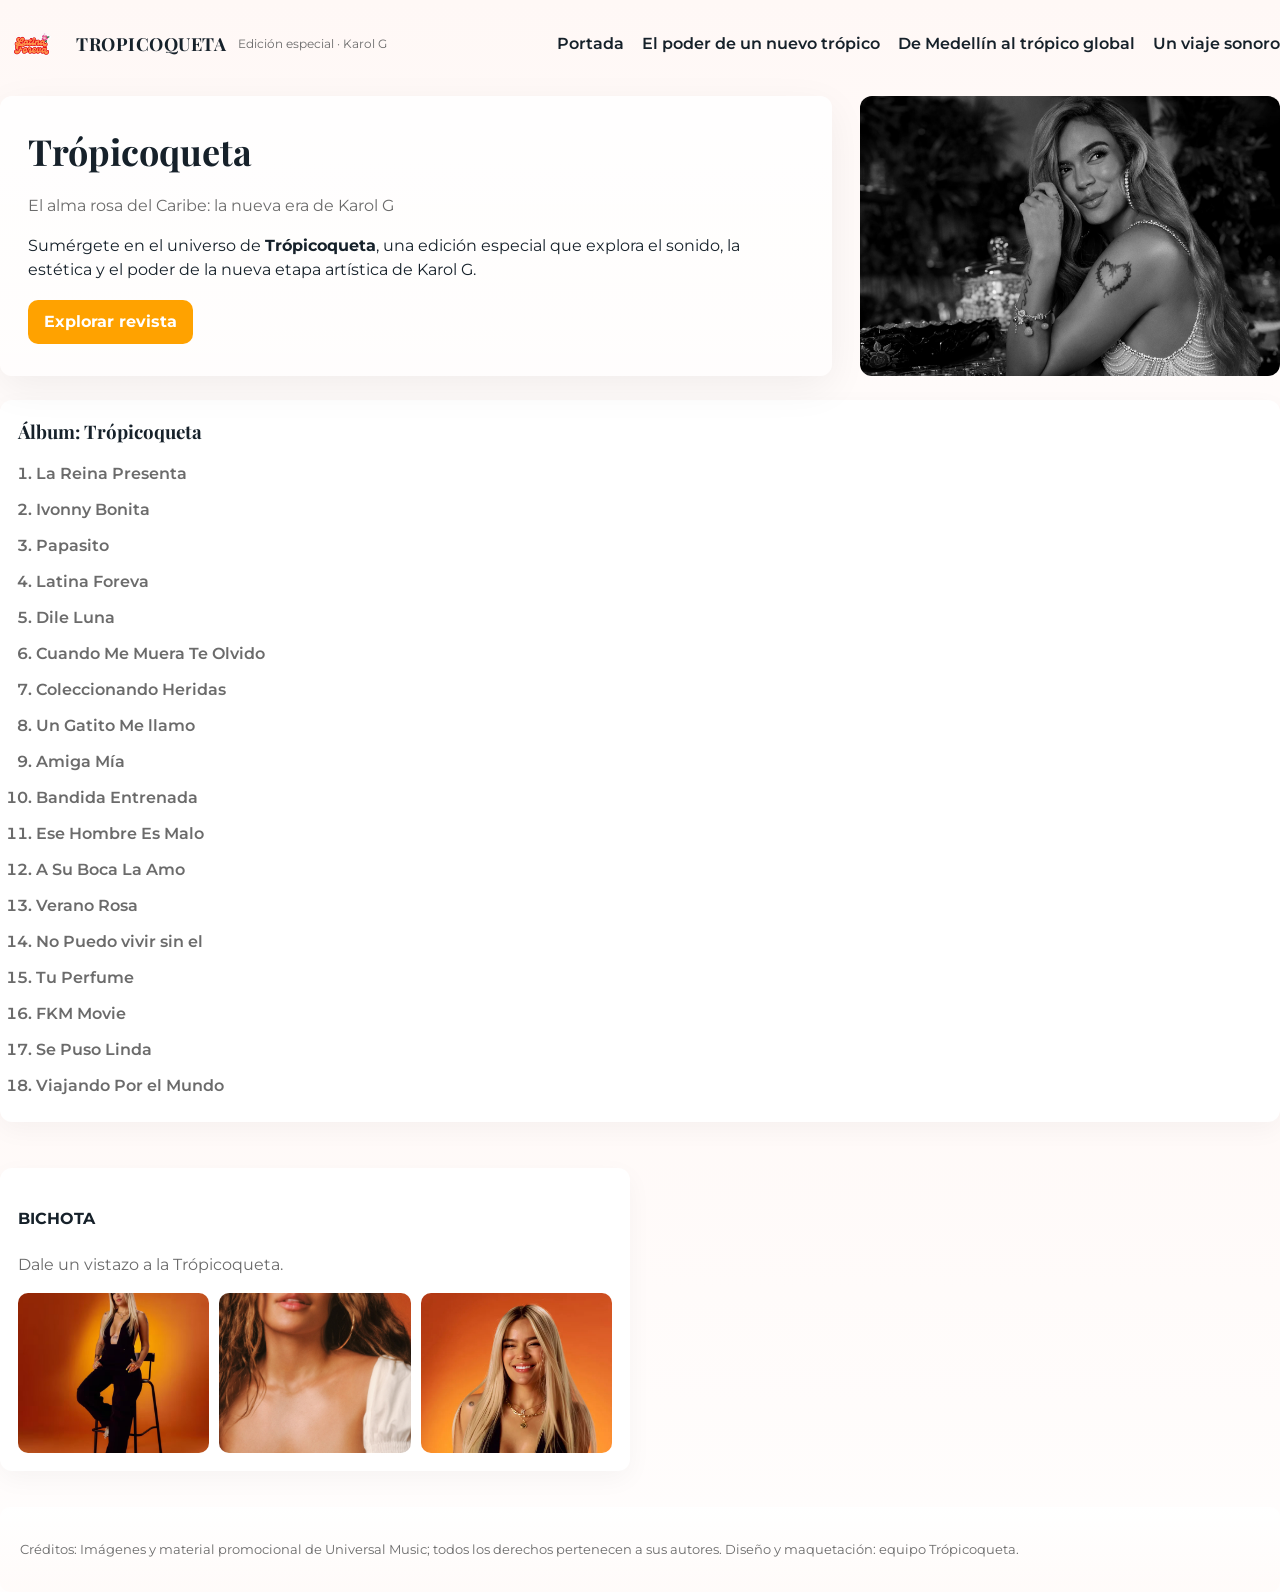
<file: Index.html>
<!doctype html>
<html lang="es">
<head>
  <meta charset="utf-8" />
  <meta name="viewport" content="width=device-width,initial-scale=1" />
  <title>Trópicoqueta — Portada</title>

  

  <link href="https://fonts.googleapis.com/css2?family=Playfair+Display:wght@400;700;900&family=Montserrat:wght@300;400;600;700&display=swap" rel="stylesheet">


 <link rel="stylesheet" href="style.css">

 
</head>
<body>
  <header class="site-header container">
    <a href="index.html" class="brand">
      <img src="LATINA LOGO.png" alt="Trópicoqueta — Logo" class="logo">
    
        <h1>TROPICOQUETA</h1>
        <p>Edición especial · Karol G</p>
      </div>
    </a>

    <nav aria-label="Navegación principal">
      <ul class="nav">
        <li><a href="index.html">Portada</a></li>
        <li><a href="seccion1.html">El poder de un nuevo trópico</a></li>
        <li><a href="seccion2.html">De Medellín al trópico global</a></li>
        <li><a href="seccion3.html">Un viaje sonoro</a></li>
      </ul>
    </nav>
  </header>

  <main class="container">
   
    <section class="hero">
      <div class="hero-card">
        <h2 class="hero-title">Trópicoqueta</h2>
        <p class="hero-sub">El alma rosa del Caribe: la nueva era de Karol G</p>
        <p class="hero-text">Sumérgete en el universo de <strong>Trópicoqueta</strong>, una edición especial que explora el sonido, la estética y el poder de la nueva etapa artística de Karol G.</p>
        <a class="btn" href="REVISTA BASE.pdf">Explorar revista</a>
      </div>

      <div class="cover">
        <img src="portada karol.jpg" alt="Portada de Trópicoqueta" class="jpg">
      </div>
    </section>

    
    <section class="tracklist card" aria-labelledby="tracklist-title">
      <h3 id="tracklist-title">Álbum: Trópicoqueta</h3>
      <ol class="tracks">
        <li>La Reina Presenta </li>
        <li>Ivonny Bonita </li>
        <li>Papasito</li>
        <li>Latina Foreva</li>
        <li>Dile Luna</li>
        <li>Cuando Me Muera Te Olvido </li>
        <li>Coleccionando Heridas </li>
        <li>Un Gatito Me llamo </li>
        <li>Amiga Mía</li>
        <li>Bandida Entrenada</li>
        <li>Ese Hombre Es Malo </li>
        <li>A Su Boca La Amo</li>
        <li>Verano Rosa</li>
        <li>No Puedo vivir sin el </li>
        <li>Tu Perfume  </li>
        <li>FKM Movie </li>
        <li>Se Puso Linda</li>
        <li>Viajando Por el Mundo </li>
      </ol>
    </section>

  
    <section class="grid">
      <article class="card">
        <h4>BICHOTA</h4>
        <p class="muted">Dale un vistazo a la Trópicoqueta.</p>
        <div class="gallery">
          <img src="KAROL SILLA.jpg" alt="">
          <img src="tropi.jpg" alt="">
          <img src="karol 1.jpg" alt="">
        </div>
      </article>

     
    </section>
  </main>

  <footer class="site-footer container">
    <p class="credits">Créditos: Imágenes y material promocional de Universal Music; todos los derechos pertenecen a sus autores. Diseño y maquetación: equipo Trópicoqueta.</p>
    <nav class="footer-nav">

  </footer>
</body>
</html>
</file>
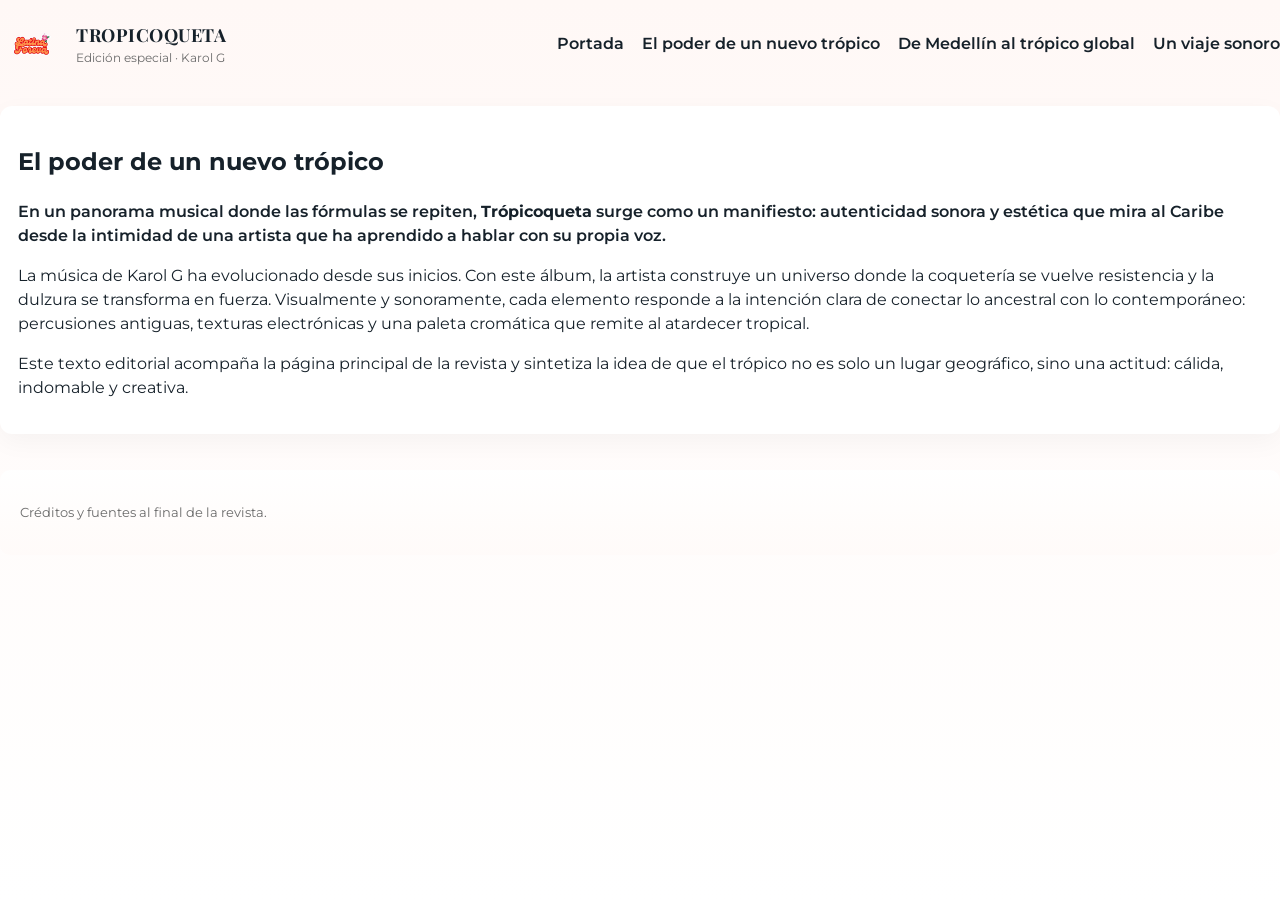
<file: seccion1.html>
<!doctype html>
<html lang="es">
<head>
  <meta charset="utf-8" />
  <meta name="viewport" content="width=device-width,initial-scale=1" />
  <title>El poder de un nuevo trópico — Trópicoqueta</title>

 

  <link rel="stylesheet" href="https://fonts.googleapis.com/css2?family=Playfair+Display:wght@400;700;900&family=Montserrat:wght@300;400;600;700&display=swap">
 <link rel="stylesheet" href="style.css">
</head>
<body>
  <header class="site-header container">
    <a href="index.html" class="brand">
      <img src="LATINA LOGO.png" alt="Trópicoqueta — Logo" class="logo">
      <div class="brand-text">
        <h1>TROPICOQUETA</h1>
        <p>Edición especial · Karol G</p>
      </div>
    </a>
    <nav aria-label="Navegación principal">
      <ul class="nav">
        <li><a href="index.html">Portada</a></li>
        <li><a href="seccion1.html">El poder de un nuevo trópico</a></li>
        <li><a href="seccion2.html">De Medellín al trópico global</a></li>
        <li><a href="seccion3.html">Un viaje sonoro</a></li>
      </ul>
    </nav>
  </header>

  <main class="container">
    <article class="card">
      <h2>El poder de un nuevo trópico</h2>
      <p class="lead">En un panorama musical donde las fórmulas se repiten, <strong>Trópicoqueta</strong> surge como un manifiesto: autenticidad sonora y estética que mira al Caribe desde la intimidad de una artista que ha aprendido a hablar con su propia voz.</p>

      <p>La música de Karol G ha evolucionado desde sus inicios. Con este álbum, la artista construye un universo donde la coquetería se vuelve resistencia y la dulzura se transforma en fuerza. Visualmente y sonoramente, cada elemento responde a la intención clara de conectar lo ancestral con lo contemporáneo: percusiones antiguas, texturas electrónicas y una paleta cromática que remite al atardecer tropical.</p>

    
      <p>Este texto editorial acompaña la página principal de la revista y sintetiza la idea de que el trópico no es solo un lugar geográfico, sino una actitud: cálida, indomable y creativa.</p>
    </article>
  </main>

  <footer class="site-footer container">
    <p class="credits">Créditos y fuentes al final de la revista.</p>
  </footer>
</body>
</html>
</file>
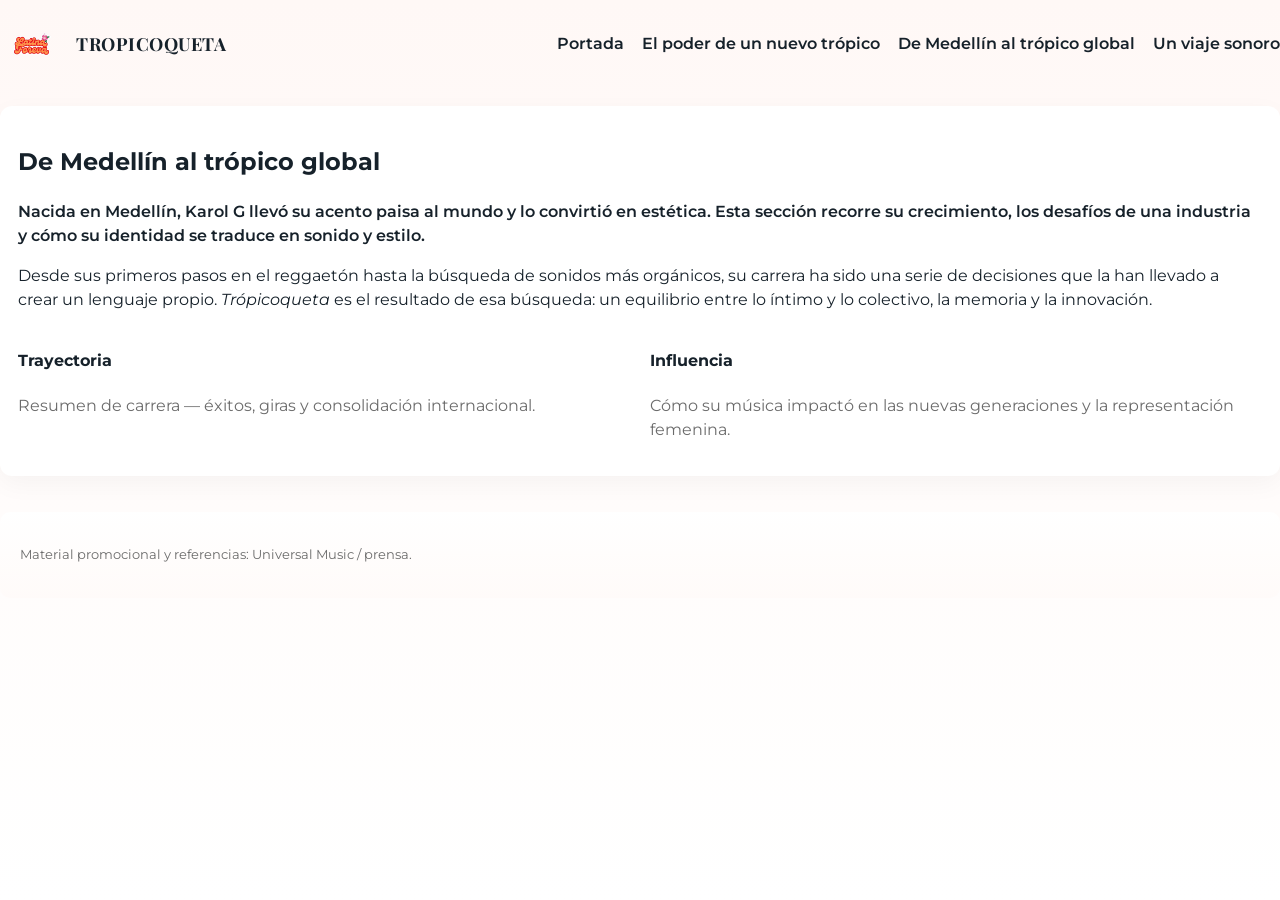
<file: seccion2.html>
<!doctype html>
<html lang="es">
<head>
  <meta charset="utf-8" />
  <meta name="viewport" content="width=device-width,initial-scale=1" />
  <title>De Medellín al trópico global — Trópicoqueta</title>

  <!-- Conectar tu framework aquí si aplica -->
  <!-- <link rel="stylesheet" href="framework/framework.css"> -->

  <link rel="stylesheet" href="https://fonts.googleapis.com/css2?family=Playfair+Display:wght@400;700;900&family=Montserrat:wght@300;400;600;700&display=swap">
 <link rel="stylesheet" href="style.css">
</head>
<body>
  <header class="site-header container">
    <a href="index.html" class="brand">
      <img src="LATINA LOGO.png" alt="Trópicoqueta — Logo" class="logo">
      <div class="brand-text">
        <h1>TROPICOQUETA</h1>
      </div>
    </a>
    <nav aria-label="Navegación principal">
      <ul class="nav">
        <li><a href="index.html">Portada</a></li>
        <li><a href="seccion1.html">El poder de un nuevo trópico</a></li>
        <li><a href="seccion2.html">De Medellín al trópico global</a></li>
        <li><a href="seccion3.html">Un viaje sonoro</a></li>
      </ul>
    </nav>
  </header>

  <main class="container">
    <article class="card">
      <h2>De Medellín al trópico global</h2>
      <p class="lead">Nacida en Medellín, Karol G llevó su acento paisa al mundo y lo convirtió en estética. Esta sección recorre su crecimiento, los desafíos de una industria y cómo su identidad se traduce en sonido y estilo.</p>

      <p>Desde sus primeros pasos en el reggaetón hasta la búsqueda de sonidos más orgánicos, su carrera ha sido una serie de decisiones que la han llevado a crear un lenguaje propio. <em>Trópicoqueta</em> es el resultado de esa búsqueda: un equilibrio entre lo íntimo y lo colectivo, la memoria y la innovación.</p>

      <div class="two-col">
        <div>
          <h4>Trayectoria</h4>
          <p class="muted">Resumen de carrera — éxitos, giras y consolidación internacional.</p>
        </div>
        <div>
          <h4>Influencia</h4>
          <p class="muted">Cómo su música impactó en las nuevas generaciones y la representación femenina.</p>
        </div>
      </div>
    </article>
  </main>

  <footer class="site-footer container">
    <p class="credits">Material promocional y referencias: Universal Music / prensa.</p>
  </footer>
</body>
</html>
</file>
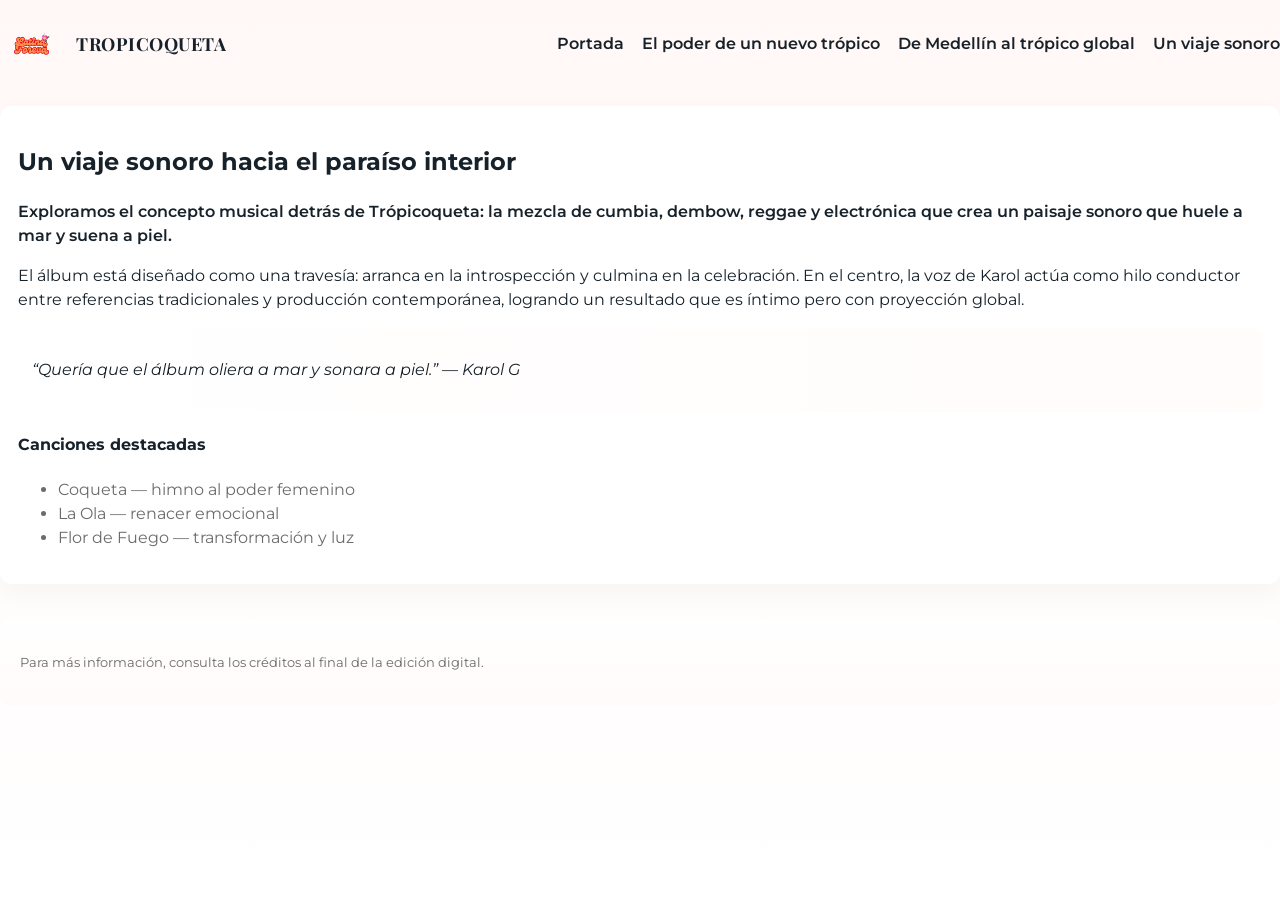
<file: seccion3.html>
<!doctype html>
<html lang="es">
<head>
  <meta charset="utf-8" />
  <meta name="viewport" content="width=device-width,initial-scale=1" />
  <title>Un viaje sonoro — Trópicoqueta</title>

  <!-- Conectar tu framework aquí si aplica -->
  <!-- <link rel="stylesheet" href="framework/framework.css"> -->

  <link rel="stylesheet" href="https://fonts.googleapis.com/css2?family=Playfair+Display:wght@400;700;900&family=Montserrat:wght@300;400;600;700&display=swap">
  <link rel="stylesheet" href="style.css">
</head>
<body>
  <header class="site-header container">
    <a href="index.html" class="brand">
      <img src="LATINA LOGO.png" alt="Trópicoqueta — Logo" class="logo">
      <div class="brand-text">
        <h1>TROPICOQUETA</h1>
      </div>
    </a>
    <nav aria-label="Navegación principal">
      <ul class="nav">
        <li><a href="index.html">Portada</a></li>
        <li><a href="seccion1.html">El poder de un nuevo trópico</a></li>
        <li><a href="seccion2.html">De Medellín al trópico global</a></li>
        <li><a href="seccion3.html">Un viaje sonoro</a></li>
      </ul>
    </nav>
  </header>

  <main class="container">
    <article class="card">
      <h2>Un viaje sonoro hacia el paraíso interior</h2>
      <p class="lead">Exploramos el concepto musical detrás de Trópicoqueta: la mezcla de cumbia, dembow, reggae y electrónica que crea un paisaje sonoro que huele a mar y suena a piel.</p>

      <p>El álbum está diseñado como una travesía: arranca en la introspección y culmina en la celebración. En el centro, la voz de Karol actúa como hilo conductor entre referencias tradicionales y producción contemporánea, logrando un resultado que es íntimo pero con proyección global.</p>

      <div class="quote card-quote">
        <p>“Quería que el álbum oliera a mar y sonara a piel.” — Karol G</p>
      </div>

      <h4>Canciones destacadas</h4>
      <ul class="muted">
        <li>Coqueta — himno al poder femenino</li>
        <li>La Ola — renacer emocional</li>
        <li>Flor de Fuego — transformación y luz</li>
      </ul>
    </article>
  </main>

  <footer class="site-footer container">
    <p class="credits">Para más información, consulta los créditos al final de la edición digital.</p>
  </footer>
</body>
</html>
</file>
<file: style.css>
:root{
  --bg: #fff8f6;
  --accent-pink: #ffa200;
  --accent-coral: #ff7a50;
  --soft-peach: #ffdede;
  --gold: #f5c26b;
  --deep: #16212a;
  --muted: #6b6b6b;

  --max-width: 1100px;
  --gutter: 20px;
  --radius: 12px;
}


*{box-sizing:border-box}
html,body{height:100%}
body{
  margin:0;
  font-family: 'Montserrat', system-ui, -apple-system, 'Segoe UI', Roboto, 'Helvetica Neue', Arial;
  color:var(--deep);
  background: linear-gradient(180deg,var(--bg) 0%, #fff 100%);
  -webkit-font-smoothing:antialiased;
  -moz-osx-font-smoothing:grayscale;
  line-height:1.5;
}



.site-header{
  display:flex;
  align-items:center;
  justify-content:space-between;
  gap:16px;
  padding:12px 0;
}
.brand{display:flex;align-items:center;gap:12px;text-decoration:none;color:var(--deep)}
.brand .logo{width:64px;height:64px;border-radius:10px;object-fit:cover}
.brand h1{font-family:'Playfair Display', serif; font-weight:700;margin:0;font-size:18px;letter-spacing:0.5px}
.brand p{margin:0;font-size:12px;color:var(--muted)}

.nav{list-style:none;margin:0;padding:0;display:flex;gap:18px;align-items:center}
.nav a{text-decoration:none;color:var(--deep);font-weight:600}

.hero{display:grid;grid-template-columns:1fr 420px;gap:28px;align-items:stretch;margin-top:8px}
.hero-card{background:linear-gradient(180deg, rgba(255,255,255,0.9), rgba(255,255,255,0.6));border-radius:var(--radius);padding:28px;box-shadow:0 12px 40px rgba(16,20,22,0.06)}
.hero-title{font-family:'Playfair Display',serif;font-size:36px;margin:0 0 8px}
.hero-sub{color:var(--muted);margin-bottom:12px}
.hero-text{color:var(--deep);margin-bottom:18px}
.btn{display:inline-block;background:var(--accent-pink);color:#fff;padding:10px 16px;border-radius:10px;text-decoration:none;font-weight:700}

.cover{width:100%;height:100%;max-height:560px;border-radius:12px;overflow:hidden;display:flex;align-items:center;justify-content:center;background:linear-gradient(135deg,var(--soft-peach),#fff)}
.cover img{width:100%;height:auto;display:block;object-fit:cover}


.card{background:#fff;padding:18px;border-radius:12px;box-shadow:0 8px 26px rgba(16,20,22,0.04);margin-top:18px}
.tracklist{margin-top:24px}
.tracklist h3{font-family:'Playfair Display',serif;margin:0 0 10px}
.tracks{margin:0;padding-left:18px;color:var(--muted);font-weight:600}
.tracks li{padding:6px 0}


.grid{display:grid;grid-template-columns:1fr 1fr;gap:20px;margin-top:28px}
.gallery{display:grid;grid-template-columns:repeat(3,1fr);gap:10px;margin-top:12px}
.gallery img{width:100%;height:160px;object-fit:cover;border-radius:10px}

.lead{font-weight:600;color:var(--deep)}
.muted{color:var(--muted)}


.two-col{display:grid;grid-template-columns:1fr 1fr;gap:20px;margin-top:12px}

.card-quote{background:linear-gradient(90deg, rgba(255,255,255,0.9), rgba(255,250,248,0.6));padding:14px;border-radius:10px;font-style:italic;margin-top:12px}

.site-footer{margin-top:36px;padding:20px;border-radius:10px;background:linear-gradient(180deg, rgba(255,255,255,0.95), rgba(255,250,248,0.7));display:flex;justify-content:space-between;align-items:center}
.credits{font-size:13px;color:var(--muted)}


@media (max-width:950px){
  .hero{grid-template-columns:1fr}
  .grid{grid-template-columns:1fr}
  .gallery{grid-template-columns:repeat(2,1fr)}
}
@media (max-width:520px){
  .gallery{grid-template-columns:1fr}
  .brand h1{font-size:16px}
  .hero-title{font-size:28px}
  .two-col{grid-template-columns:1fr}
}
</file>
